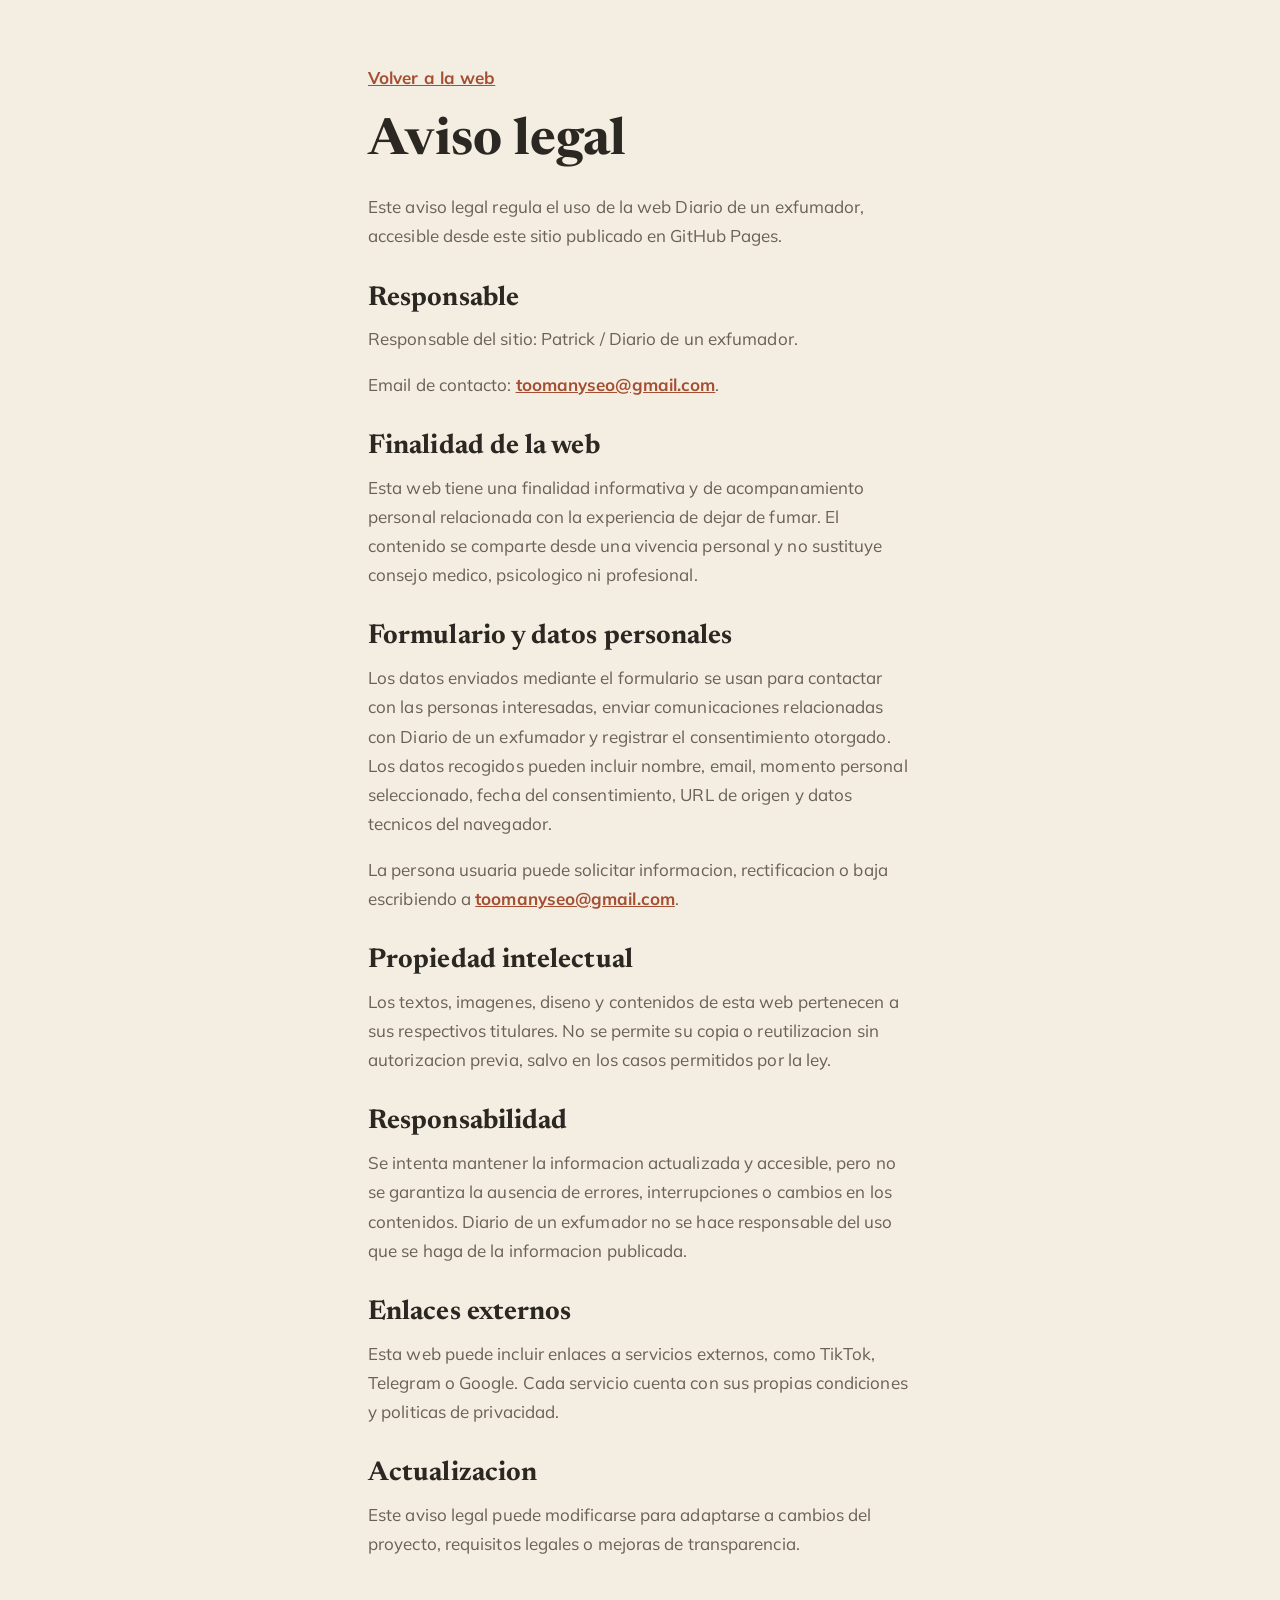
<file: aviso-legal.html>
<!DOCTYPE html>
<html lang="es">
<head>
<meta charset="UTF-8" />
<meta name="viewport" content="width=device-width, initial-scale=1, viewport-fit=cover" />
<title>Aviso legal - Diario de un exfumador</title>
<meta name="description" content="Aviso legal de Diario de un exfumador." />
<link rel="preconnect" href="https://fonts.googleapis.com" />
<link rel="preconnect" href="https://fonts.gstatic.com" crossorigin />
<link href="https://fonts.googleapis.com/css2?family=Newsreader:ital,opsz,wght@0,6..72,400;0,6..72,500;0,6..72,600;0,6..72,800;1,6..72,400;1,6..72,500&family=Mulish:wght@400;500;600;700;800&display=swap" rel="stylesheet" />
<link rel="stylesheet" href="styles.css" />
</head>
<body>
<main class="legal-page shell">
  <a class="legal-back" href="index.html">Volver a la web</a>

  <article class="legal-content">
    <h1>Aviso legal</h1>
    <p>Este aviso legal regula el uso de la web Diario de un exfumador, accesible desde este sitio publicado en GitHub Pages.</p>

    <h2>Responsable</h2>
    <p>Responsable del sitio: Patrick / Diario de un exfumador.</p>
    <p>Email de contacto: <a href="mailto:toomanyseo@gmail.com">toomanyseo@gmail.com</a>.</p>

    <h2>Finalidad de la web</h2>
    <p>Esta web tiene una finalidad informativa y de acompanamiento personal relacionada con la experiencia de dejar de fumar. El contenido se comparte desde una vivencia personal y no sustituye consejo medico, psicologico ni profesional.</p>

    <h2>Formulario y datos personales</h2>
    <p>Los datos enviados mediante el formulario se usan para contactar con las personas interesadas, enviar comunicaciones relacionadas con Diario de un exfumador y registrar el consentimiento otorgado. Los datos recogidos pueden incluir nombre, email, momento personal seleccionado, fecha del consentimiento, URL de origen y datos tecnicos del navegador.</p>
    <p>La persona usuaria puede solicitar informacion, rectificacion o baja escribiendo a <a href="mailto:toomanyseo@gmail.com">toomanyseo@gmail.com</a>.</p>

    <h2>Propiedad intelectual</h2>
    <p>Los textos, imagenes, diseno y contenidos de esta web pertenecen a sus respectivos titulares. No se permite su copia o reutilizacion sin autorizacion previa, salvo en los casos permitidos por la ley.</p>

    <h2>Responsabilidad</h2>
    <p>Se intenta mantener la informacion actualizada y accesible, pero no se garantiza la ausencia de errores, interrupciones o cambios en los contenidos. Diario de un exfumador no se hace responsable del uso que se haga de la informacion publicada.</p>

    <h2>Enlaces externos</h2>
    <p>Esta web puede incluir enlaces a servicios externos, como TikTok, Telegram o Google. Cada servicio cuenta con sus propias condiciones y politicas de privacidad.</p>

    <h2>Actualizacion</h2>
    <p>Este aviso legal puede modificarse para adaptarse a cambios del proyecto, requisitos legales o mejoras de transparencia.</p>
  </article>
</main>
</body>
</html>
</file>
<file: styles.css>
/* ============================================================
   El diario de alguien que lo está dejando — landing
   Warm, calm, honest personal-diary aesthetic.
   ============================================================ */

:root {
  /* Palette — warm paper (default). Overridable via Tweaks. */
  --paper:        #F4EDE1;
  --paper-band:   #EAD8C6;
  --surface:      #FCF8F1;
  --ink:          #2B2722;
  --ink-soft:     #6A6055;
  --ink-faint:    #948A7C;
  --line:         #E4D8C6;
  --line-soft:    #EFE6D6;

  --accent:       #BF6244;  /* terracotta — primary action */
  --accent-deep:  #A44E32;
  --accent-tint:  #F6E3D8;

  /* Card accents */
  --teal:   #4F8C7E;
  --teal-tint: #DDEAE5;
  --coral:  #CF7A55;
  --coral-tint: #F6E3D6;
  --blue:   #5E7C95;
  --blue-tint: #DEE6EC;

  /* Type */
  --serif: "Newsreader", Georgia, "Times New Roman", serif;
  --sans:  "Mulish", system-ui, -apple-system, sans-serif;

  /* Rhythm */
  --col: 38rem;          /* intimate reading column */
  --pad: clamp(1.25rem, 5vw, 2rem);
  --section-gap: clamp(3.5rem, 11vw, 6.5rem);

  --radius: 16px;
  --radius-lg: 22px;
  --shadow-soft: 0 1px 2px rgba(58,46,32,.04), 0 12px 32px -16px rgba(58,46,32,.18);
  --shadow-card: 0 1px 2px rgba(58,46,32,.05), 0 18px 40px -24px rgba(58,46,32,.22);
}

* { box-sizing: border-box; }

html { -webkit-text-size-adjust: 100%; scroll-behavior: smooth; }

body {
  margin: 0;
  background: var(--paper);
  color: var(--ink);
  font-family: var(--sans);
  font-size: 17px;
  line-height: 1.65;
  font-weight: 400;
  letter-spacing: .005em;
  -webkit-font-smoothing: antialiased;
  text-rendering: optimizeLegibility;
  overflow-x: hidden;
}

@media (prefers-reduced-motion: reduce) {
  html { scroll-behavior: auto; }
  * { animation-duration: .001ms !important; transition-duration: .001ms !important; }
}

img { display: block; max-width: 100%; }

/* ---------- layout primitives ---------- */
.shell {
  width: 100%;
  max-width: var(--col);
  margin-inline: auto;
  padding-inline: var(--pad);
}

.full { width: 100%; }

.eyebrow {
  font-family: var(--sans);
  font-weight: 700;
  font-size: .72rem;
  letter-spacing: .18em;
  text-transform: uppercase;
  color: var(--accent-deep);
  margin: 0 0 1rem;
}

/* ============================================================
   HERO
   ============================================================ */
.hero-photo {
  position: relative;
  width: 100%;
  /* full-bleed, no side bands; match the photo's native ratio (1664×945)
     so nothing is cropped — the whole head and the full EX FUMADOR sash
     stay visible at every width */
  aspect-ratio: 1664 / 945;
  overflow: hidden;
  background: #ddd2c2;
}
.hero-photo img {
  width: 100%;
  height: 100%;
  object-fit: cover;
  object-position: 50% 32%;
}
.hero-photo::after {
  content: "";
  position: absolute;
  inset: auto 0 0 0;
  height: 32%;
  background: linear-gradient(to top, var(--paper) 2%, rgba(244,237,225,0) 100%);
  pointer-events: none;
}

.hero-body {
  padding-top: clamp(1.5rem, 5vw, 2.25rem);
  text-align: center;
}

.hero-title {
  font-family: var(--serif);
  font-weight: 800;
  font-size: clamp(1.72rem, 7.15vw, 3.2rem);
  line-height: 1.08;
  letter-spacing: 0;
  color: var(--ink);
  margin: 0 auto clamp(1.2rem, 4vw, 1.7rem);
  max-width: 100%;
  text-align: center;
}

.hero-title-line {
  display: block;
  font-weight: 800;
  white-space: nowrap;
}

.hero-title-accent {
  color: #a44e32;
}

.hero-lede {
  font-size: 1.075rem;
  line-height: 1.72;
  color: var(--ink-soft);
  margin: 0 auto;
  max-width: 40ch;
  text-wrap: pretty;
}
.hero-lede strong { color: var(--ink); font-weight: 600; }

/* ---------- email capture ---------- */
.capture {
  margin-top: clamp(2rem, 6vw, 2.75rem);
  padding: clamp(1.4rem, 5vw, 1.9rem);
  background: var(--surface);
  border: 1px solid var(--line);
  border-radius: var(--radius-lg);
  box-shadow: var(--shadow-soft);
  scroll-margin-top: 1.5rem;
  transition: box-shadow .5s ease, border-color .5s ease, transform .5s ease;
}
.capture.is-pulsing {
  border-color: var(--accent);
  box-shadow: 0 0 0 4px var(--accent-tint), var(--shadow-card);
}

.capture-form {
  display: flex;
  flex-direction: column;
  gap: .7rem;
}
.field-label {
  display: block;
  text-align: left;
  font-size: .9rem;
  font-weight: 600;
  color: var(--ink);
  margin-bottom: .15rem;
}
.email-input {
  width: 100%;
  font-family: var(--sans);
  font-size: 1.05rem;
  padding: .95rem 1.1rem;
  border: 1.5px solid var(--line);
  border-radius: 13px;
  background: #fff;
  color: var(--ink);
  transition: border-color .18s ease, box-shadow .18s ease;
  min-height: 54px;
}
.email-input::placeholder { color: var(--ink-faint); }
.email-input:focus {
  outline: none;
  border-color: var(--accent);
  box-shadow: 0 0 0 4px var(--accent-tint);
}
.email-input.has-error {
  border-color: #c0492f;
  box-shadow: 0 0 0 4px #f4dcd4;
}

/* ---- phase selector ---- */
.phase-field { display: block; }
.phase-select {
  width: 100%;
  font-family: var(--sans);
  font-size: 1.05rem;
  padding: .95rem 2.6rem .95rem 1.1rem;
  border: 1.5px solid var(--line);
  border-radius: 13px;
  background-color: #fff;
  color: var(--ink);
  min-height: 54px;
  cursor: pointer;
  -webkit-appearance: none;
  appearance: none;
  background-image: url("data:image/svg+xml,%3Csvg xmlns='http://www.w3.org/2000/svg' viewBox='0 0 24 24' fill='none' stroke='%236A6055' stroke-width='2.2' stroke-linecap='round' stroke-linejoin='round'%3E%3Cpath d='m6 9 6 6 6-6'/%3E%3C/svg%3E");
  background-repeat: no-repeat;
  background-position: right 1rem center;
  background-size: 18px 18px;
  transition: border-color .18s ease, box-shadow .18s ease;
}
.phase-select:focus {
  outline: none;
  border-color: var(--accent);
  box-shadow: 0 0 0 4px var(--accent-tint);
}
.phase-select.is-set { color: var(--ink); font-weight: 600; }
.phase-select:invalid { color: var(--ink-faint); }

.consent-check {
  display: flex;
  align-items: flex-start;
  gap: .65rem;
  text-align: left;
  font-size: .84rem;
  line-height: 1.45;
  color: var(--ink-soft);
  margin: .15rem 0 .25rem;
}
.consent-check input {
  flex: 0 0 auto;
  width: 1.15rem;
  height: 1.15rem;
  margin-top: .12rem;
  accent-color: var(--accent);
}
.consent-check.has-error span {
  color: #b6442b;
}

.btn-primary {
  font-family: var(--sans);
  font-size: 1.08rem;
  font-weight: 700;
  letter-spacing: .002em;
  color: #fff;
  background: var(--accent);
  border: none;
  border-radius: 13px;
  padding: 1.02rem 1.3rem;
  min-height: 56px;
  cursor: pointer;
  transition: background .18s ease, transform .12s ease, box-shadow .18s ease;
  box-shadow: 0 10px 22px -12px rgba(150,60,30,.6);
}
.btn-primary:hover { background: var(--accent-deep); transform: translateY(-1px); }
.btn-primary:active { transform: translateY(0); }
.btn-primary:focus-visible { outline: 3px solid var(--accent-tint); outline-offset: 2px; }
.btn-primary[disabled] {
  cursor: wait;
  opacity: .72;
  transform: none;
}

.capture-note {
  margin: .9rem 0 0;
  font-size: .82rem;
  line-height: 1.5;
  color: var(--ink-faint);
  text-align: center;
}
.error-text {
  display: none;
  text-align: left;
  color: #b6442b;
  font-size: .82rem;
  font-weight: 600;
  margin: -.2rem 0 0;
}
.error-text.show { display: block; }

/* success state */
.capture-success {
  display: none;
  text-align: center;
  animation: rise .5s ease both;
}
.capture.is-done .capture-form,
.capture.is-done .capture-note,
.capture.is-done .field-label { display: none; }
.capture.is-done .capture-success { display: block; }
.success-mark {
  width: 56px; height: 56px;
  margin: 0 auto .9rem;
  border-radius: 50%;
  background: var(--teal-tint);
  display: grid; place-items: center;
}
.success-mark svg { width: 28px; height: 28px; stroke: var(--teal); }
.capture-success h3 {
  font-family: var(--serif);
  font-weight: 500;
  font-size: 1.5rem;
  margin: 0 0 .35rem;
}
.capture-success p { margin: 0; color: var(--ink-soft); font-size: 1rem; }

@keyframes rise { from { opacity: 0; transform: translateY(10px); } to { opacity: 1; transform: none; } }

@media (min-width: 540px) {
  .capture-row {
    display: flex;
    gap: .7rem;
    align-items: stretch;
  }
  .capture-row .email-input { flex: 1; }
  .capture-row .btn-primary { flex: 0 0 auto; white-space: nowrap; }
}

/* ============================================================
   EMOTIONAL BAND — "amor tóxico"
   ============================================================ */
.band {
  width: 100%;
  background: var(--paper-band);
  margin-top: var(--section-gap);
  padding-block: clamp(3.75rem, 12vw, 6.5rem);
  position: relative;
}
.band::before {
  content: "";
  position: absolute; inset: 0 0 auto 0; height: 1px;
  background: linear-gradient(to right, transparent, rgba(120,90,60,.22), transparent);
}
.band-inner {
  max-width: 52rem;
  margin-inline: auto;
  padding-inline: var(--pad);
  text-align: center;
}
/* with image: side-by-side on wider screens */
.band-inner:has(.band-figure) {
  display: flex;
  flex-direction: column;
  align-items: center;
  gap: clamp(1.5rem, 5vw, 2.5rem);
}
.band-figure {
  flex: 0 0 auto;
  width: min(62vw, 230px);
  aspect-ratio: 1 / 1;
}
.band-figure image-slot {
  width: 100%;
  height: 100%;
  display: block;
  border-radius: 18px;
  box-shadow: var(--shadow-card);
}
.band-copy { max-width: 36ch; }
@media (min-width: 720px) {
  .band-inner:has(.band-figure) {
    flex-direction: row;
    text-align: left;
    justify-content: center;
  }
  .band-figure { width: 260px; }
  .band-copy .band-quote,
  .band-copy .band-text { margin-inline: 0; }
}
.band-quote {
  font-family: var(--serif);
  font-weight: 500;
  font-size: clamp(1.85rem, 7.5vw, 3rem);
  line-height: 1.12;
  letter-spacing: -.015em;
  color: var(--accent-deep);
  margin: 0 0 1.1rem;
  text-wrap: balance;
}
.band-quote em { font-style: italic; }
.band-text {
  font-size: clamp(1.05rem, 3.4vw, 1.22rem);
  line-height: 1.62;
  color: var(--ink);
  margin: 0 auto;
  max-width: 36ch;
  text-wrap: pretty;
}

/* ============================================================
   TESTIMONIAL SCREENSHOTS (TikTok captures)
   ============================================================ */
.quotes-shots {
  display: flex;
  flex-direction: column;
  align-items: center;
  gap: 1rem;
  max-width: 460px;
  margin-inline: auto;
}
.shot {
  margin: 0;
  width: 100%;
}
.shot image-slot {
  width: 100%;
  height: auto;
  display: block;
  border-radius: 14px;
  overflow: hidden;
  box-shadow: var(--shadow-card);
  background: transparent;
}

/* ============================================================
   PRÓXIMO DIRECTO
   ============================================================ */
.live-card {
  position: relative;
  text-align: center;
  background:
    radial-gradient(120% 140% at 50% 0%, color-mix(in srgb, var(--accent-tint) 70%, var(--surface)) 0%, var(--surface) 60%);
  border: 1px solid color-mix(in srgb, var(--accent) 26%, var(--line));
  border-radius: var(--radius-lg);
  padding: clamp(1.75rem, 6vw, 2.6rem);
  box-shadow: var(--shadow-card);
  overflow: hidden;
}
.live-badge {
  display: inline-flex;
  align-items: center;
  gap: .5rem;
  font-size: .7rem;
  font-weight: 800;
  letter-spacing: .14em;
  color: #fff;
  background: var(--accent);
  padding: .4rem .7rem;
  border-radius: 999px;
  margin-bottom: 1.1rem;
}
.live-dot {
  width: 8px; height: 8px;
  border-radius: 50%;
  background: #fff;
  box-shadow: 0 0 0 0 rgba(255,255,255,.7);
  animation: livePulse 1.8s ease-out infinite;
}
@keyframes livePulse {
  0%   { box-shadow: 0 0 0 0 rgba(255,255,255,.65); }
  70%  { box-shadow: 0 0 0 8px rgba(255,255,255,0); }
  100% { box-shadow: 0 0 0 0 rgba(255,255,255,0); }
}
.live-icon {
  width: 64px; height: 64px;
  margin: 0 auto 1rem;
  border-radius: 18px;
  background: #0b0b0b;
  border: 1px solid #000;
  display: grid; place-items: center;
  box-shadow: 0 10px 22px -12px rgba(0,0,0,.5);
}
.live-icon svg { width: 34px; height: 34px; }
.live-title {
  font-family: var(--serif);
  font-weight: 500;
  font-size: clamp(1.5rem, 5.5vw, 2rem);
  line-height: 1.12;
  margin: 0 0 .45rem;
  letter-spacing: -.01em;
}
.live-when {
  font-family: var(--serif);
  font-style: italic;
  font-size: 1.15rem;
  color: var(--accent-deep);
  margin: 0 0 .9rem;
}
.live-when strong { font-style: normal; font-weight: 600; }
.live-text {
  max-width: 38ch;
  margin: 0 auto 1.5rem;
  color: var(--ink-soft);
  line-height: 1.6;
  text-wrap: pretty;
}
.live-cta {
  display: inline-flex;
  align-items: center;
  gap: .55rem;
  font-family: var(--sans);
  font-size: 1.04rem;
  font-weight: 700;
  color: #fff;
  background: var(--accent);
  border-radius: 13px;
  padding: .92rem 1.4rem;
  min-height: 52px;
  text-decoration: none;
  box-shadow: 0 10px 22px -12px rgba(150,60,30,.6);
  transition: background .18s ease, transform .12s ease;
}
.live-cta:hover { background: var(--accent-deep); transform: translateY(-1px); }
.live-cta svg { width: 17px; height: 17px; transition: transform .18s ease; }
.live-cta:hover svg { transform: translateX(3px); }

/* ============================================================
   SECTION header
   ============================================================ */
.section { margin-top: var(--section-gap); }
.section-head { text-align: center; max-width: 34rem; margin-inline: auto; }
.section-title {
  font-family: var(--serif);
  font-weight: 500;
  font-size: clamp(1.85rem, 6.6vw, 2.6rem);
  line-height: 1.1;
  letter-spacing: -.01em;
  margin: 0 0 .8rem;
  text-wrap: balance;
}
.section-sub {
  font-size: 1.05rem;
  line-height: 1.62;
  color: var(--ink-soft);
  margin: 0 auto;
  max-width: 42ch;
  text-wrap: pretty;
}

/* ============================================================
   STAGE CARDS
   ============================================================ */
.cards {
  display: flex;
  flex-direction: column;
  gap: 1.1rem;
  margin-top: clamp(2rem, 6vw, 2.75rem);
}
.card {
  --c: var(--ink);
  --c-tint: var(--line-soft);
  position: relative;
  background: var(--surface);
  border: 1px solid var(--line);
  border-radius: var(--radius-lg);
  padding: clamp(1.25rem, 5vw, 1.6rem);
  box-shadow: var(--shadow-soft);
  overflow: hidden;
  transition: transform .2s ease, box-shadow .2s ease, border-color .2s ease;
}
.card::before {
  content: "";
  position: absolute; left: 0; top: 0; bottom: 0; width: 4px;
  background: var(--c);
  opacity: .9;
}
.card:hover { transform: translateY(-2px); box-shadow: var(--shadow-card); border-color: color-mix(in srgb, var(--c) 35%, var(--line)); }
.card.accent-teal { --c: var(--teal); --c-tint: var(--teal-tint); }
.card.accent-amber { --c: #BE8A2C; --c-tint: #F3E7C8; }
.card.accent-coral { --c: var(--coral); --c-tint: var(--coral-tint); }
.card.accent-blue { --c: var(--blue); --c-tint: var(--blue-tint); }

.card-top {
  display: flex;
  gap: 1rem;
  align-items: flex-start;
}
.card-thumb {
  flex: 0 0 auto;
  width: 84px; height: 84px;
  border-radius: 14px;
  overflow: hidden;
  background: var(--c-tint);
  border: 1px solid color-mix(in srgb, var(--c) 22%, var(--line));
}
.card-thumb image-slot { width: 100%; height: 100%; display: block; }

.card-icon {
  flex: 0 0 auto;
  width: 46px; height: 46px;
  border-radius: 13px;
  background: var(--c-tint);
  display: grid; place-items: center;
  color: var(--c);
}
.card-icon svg { width: 24px; height: 24px; }

.card-headwrap { flex: 1; min-width: 0; }
.card-badges {
  display: flex;
  flex-wrap: wrap;
  gap: .4rem;
  margin-bottom: .55rem;
}
.badge {
  font-size: .68rem;
  font-weight: 800;
  letter-spacing: .06em;
  text-transform: uppercase;
  padding: .28rem .55rem;
  border-radius: 999px;
  line-height: 1;
  white-space: nowrap;
}
.badge-solid { background: var(--c); color: #fff; }
.badge-soft { background: var(--c-tint); color: color-mix(in srgb, var(--c) 72%, #3a2e20); }

.card-title {
  font-family: var(--serif);
  font-weight: 500;
  font-size: 1.32rem;
  line-height: 1.18;
  margin: 0;
  letter-spacing: -.005em;
}
.card-text {
  margin: .85rem 0 0;
  font-size: 1.0rem;
  line-height: 1.62;
  color: var(--ink-soft);
  text-wrap: pretty;
}
.card-cta {
  display: inline-flex;
  align-items: center;
  gap: .5rem;
  margin-top: 1.15rem;
  font-family: var(--sans);
  font-size: 1rem;
  font-weight: 700;
  color: var(--c);
  background: transparent;
  border: 1.5px solid color-mix(in srgb, var(--c) 40%, var(--line));
  border-radius: 11px;
  padding: .72rem 1.1rem;
  min-height: 48px;
  cursor: pointer;
  transition: background .18s ease, color .18s ease, border-color .18s ease, transform .12s ease;
}
.card-cta:hover { background: var(--c); color: #fff; border-color: var(--c); transform: translateY(-1px); }
.card-cta:focus-visible { outline: 3px solid var(--c-tint); outline-offset: 2px; }
.card-cta svg { width: 17px; height: 17px; transition: transform .18s ease; }
.card-cta:hover svg { transform: translateX(3px); }

@media (min-width: 600px) {
  .card-icon { width: 52px; height: 52px; }
  .card-title { font-size: 1.42rem; }
}

/* ============================================================
   TRUST / testimonials
   ============================================================ */
.quotes {
  display: flex;
  flex-direction: column;
  gap: 1rem;
  margin-top: clamp(2rem, 6vw, 2.5rem);
}
.quote {
  background: var(--surface);
  border: 1px solid var(--line);
  border-radius: var(--radius);
  padding: clamp(1.25rem, 5vw, 1.6rem);
  box-shadow: var(--shadow-soft);
  position: relative;
}
.quote-mark {
  font-family: var(--serif);
  font-size: 3rem;
  line-height: .6;
  color: var(--accent);
  opacity: .35;
  margin-bottom: .2rem;
}
.quote-body {
  font-family: var(--serif);
  font-size: 1.16rem;
  line-height: 1.5;
  color: var(--ink);
  margin: 0;
  font-style: italic;
}
.quote-meta {
  display: flex; align-items: center; gap: .65rem;
  margin-top: 1.1rem;
}
.quote-av {
  width: 38px; height: 38px; border-radius: 50%;
  background: var(--accent-tint);
  border: 1px solid var(--line);
  flex: 0 0 auto;
}
.quote-name { font-size: .92rem; font-weight: 700; color: var(--ink); }
.quote-name span { display: block; font-weight: 400; color: var(--ink-faint); font-size: .82rem; }
.is-placeholder .quote-body { color: var(--ink-faint); font-style: italic; }

@media (min-width: 760px) {
  .quotes { flex-direction: row; }
  .quote { flex: 1; }
}

/* ============================================================
   CLOSING + FOOTER
   ============================================================ */
.disclaimer {
  margin-top: var(--section-gap);
  text-align: center;
}
.disclaimer p {
  max-width: 40ch; margin-inline: auto;
  font-size: .92rem; line-height: 1.55;
  color: var(--ink-faint);
}

.site-foot {
  margin-top: clamp(2.5rem, 8vw, 4rem);
  border-top: 1px solid var(--line);
  background: color-mix(in srgb, var(--paper) 70%, #e6dac6);
  padding-block: clamp(2rem, 7vw, 3rem);
}
.foot-inner { text-align: center; }
.foot-name {
  font-family: var(--serif);
  font-size: 1.15rem;
  font-weight: 500;
  margin: 0 0 1.1rem;
}
.foot-links {
  display: flex;
  flex-wrap: wrap;
  justify-content: center;
  gap: .4rem 1.4rem;
  margin-bottom: 1.2rem;
}
.foot-links a {
  color: var(--ink-soft);
  text-decoration: none;
  font-size: .95rem;
  font-weight: 600;
  display: inline-flex; align-items: center; gap: .4rem;
  padding: .3rem 0;
  border-bottom: 1.5px solid transparent;
  transition: color .15s ease, border-color .15s ease;
}
.foot-links a:hover { color: var(--accent-deep); border-color: var(--accent); }
.foot-links svg { width: 16px; height: 16px; }
.foot-fine { font-size: .8rem; color: var(--ink-faint); margin: 0; }

/* bottom breathing room */
.tail { height: clamp(2rem, 6vw, 3rem); }

/* ============================================================
   COMMUNITY (Telegram)
   ============================================================ */
.community {
  display: flex;
  flex-direction: column;
  align-items: center;
  gap: clamp(1.5rem, 5vw, 2.25rem);
  background: var(--surface);
  border: 1px solid var(--line);
  border-radius: var(--radius-lg);
  padding: clamp(1.5rem, 5vw, 2.25rem);
  box-shadow: var(--shadow-card);
}
.community-figure {
  flex: 0 0 auto;
  width: min(64vw, 240px);
  aspect-ratio: 3 / 4;
}
.community-figure image-slot {
  width: 100%;
  height: 100%;
  display: block;
  border-radius: 18px;
  overflow: hidden;
  box-shadow: var(--shadow-soft);
}
.community-copy { text-align: center; }
.community-brand {
  display: inline-flex;
  align-items: center;
  gap: .55rem;
  margin-bottom: .9rem;
}
.tg-badge {
  width: 32px; height: 32px;
  border-radius: 50%;
  background: #229ED9;
  display: grid; place-items: center;
  flex: 0 0 auto;
}
.tg-badge svg { width: 19px; height: 19px; transform: translateX(-1px); }
.community-platform {
  font-size: .76rem;
  font-weight: 800;
  letter-spacing: .1em;
  text-transform: uppercase;
  color: #1c87bb;
}
.community-title {
  font-family: var(--serif);
  font-weight: 500;
  font-size: clamp(1.6rem, 5.5vw, 2.2rem);
  line-height: 1.12;
  letter-spacing: -.01em;
  margin: 0 0 .7rem;
  text-wrap: balance;
}
.community-text {
  color: var(--ink-soft);
  line-height: 1.62;
  max-width: 42ch;
  margin: 0 auto 1.45rem;
  text-wrap: pretty;
}
.btn-telegram {
  display: inline-flex;
  align-items: center;
  gap: .55rem;
  font-family: var(--sans);
  font-size: 1.04rem;
  font-weight: 700;
  color: #fff;
  background: #229ED9;
  border: none;
  border-radius: 13px;
  padding: .92rem 1.4rem;
  min-height: 52px;
  cursor: pointer;
  box-shadow: 0 10px 22px -12px rgba(34,158,217,.7);
  transition: background .18s ease, transform .12s ease;
}
.btn-telegram:hover { background: #1c87bb; transform: translateY(-1px); }
.btn-telegram:focus-visible { outline: 3px solid #bfe3f4; outline-offset: 2px; }
.btn-telegram svg { width: 20px; height: 20px; transform: translateX(-1px); }

@media (min-width: 720px) {
  .community {
    flex-direction: row;
    align-items: center;
    gap: clamp(2rem, 5vw, 3rem);
  }
  .community-figure { width: 270px; }
  .community-copy { text-align: left; }
  .community-text { margin-inline: 0; }
}

/* ============================================================
   LEGAL PAGE
   ============================================================ */
.legal-page {
  padding-top: clamp(2rem, 7vw, 4rem);
  padding-bottom: clamp(3rem, 8vw, 5rem);
}
.legal-back {
  display: inline-flex;
  color: var(--accent-deep);
  font-weight: 700;
  margin-bottom: 1.5rem;
}
.legal-content {
  max-width: 760px;
  margin: 0 auto;
}
.legal-content h1 {
  font-family: var(--serif);
  font-size: clamp(2rem, 8vw, 3.2rem);
  line-height: 1.05;
  margin: 0 0 1.4rem;
  color: var(--ink);
}
.legal-content h2 {
  font-family: var(--serif);
  font-size: clamp(1.35rem, 4vw, 1.7rem);
  line-height: 1.18;
  margin: 2rem 0 .6rem;
  color: var(--ink);
}
.legal-content p {
  color: var(--ink-soft);
  line-height: 1.72;
  margin: 0 0 1rem;
}
.legal-content a {
  color: var(--accent-deep);
  font-weight: 700;
}
</file>
